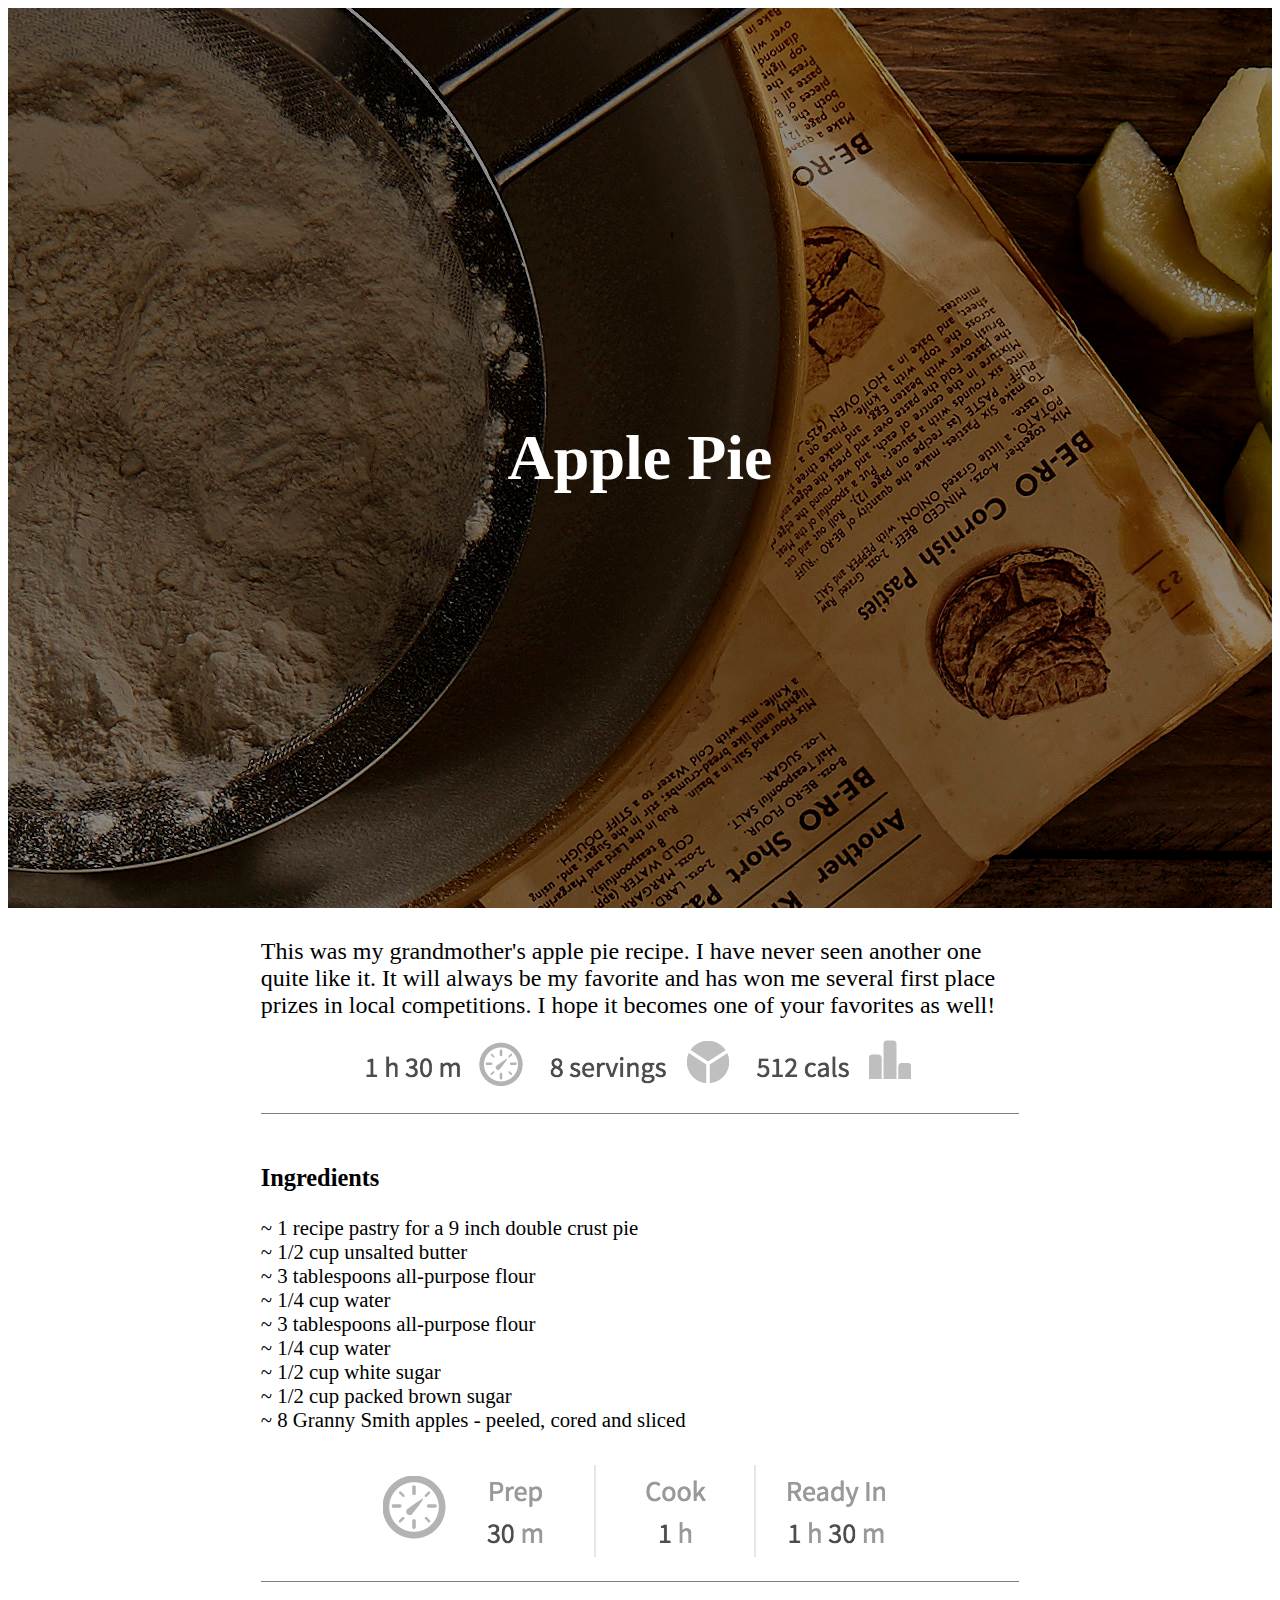
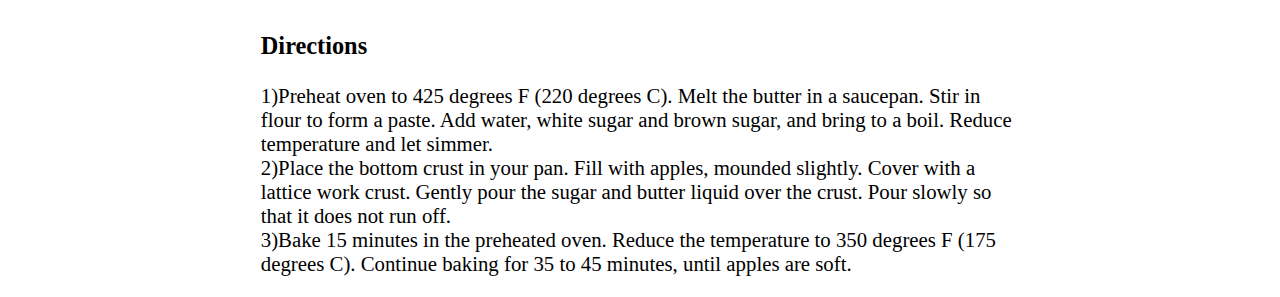
<file: apple-pie-starter-code/index.html>
<!DOCTYPE html>
<html lang="en">
<head>
 <meta charset="UTF-8">
 <meta name="viewport" content="width=device-width, initial-scale=1.0">
 <meta http-equiv="X-UA-Compatible" content="ie=edge">
<link rel="stylesheet"  href="css/main.css">
<title>Apple Pie Recipe</title>
</head>
<body>

<div class="header">
<h1 id="title">Apple Pie<h1>
</div>

<div class="container">
<div class="intro">
This was my grandmother's apple pie recipe. I have never seen another one
quite like it. It will always be my favorite and has won me several first place
prizes in local competitions. I hope it becomes one of your favorites as well!
</div>

<div class="pictograms">
  <img id="recipe" src="images/recipe-info.png" alt="recipe">
</div>

<div class="line">
</div>



<h3>Ingredients</h3>
<ul>
<li>1 recipe pastry for a 9 inch double crust pie</li>
<li>1/2 cup unsalted butter</li>
<li>3 tablespoons all-purpose flour</li>
<li>1/4 cup water</li>
<li>3 tablespoons all-purpose flour</li>
<li>1/4 cup water</li>
<li>1/2 cup white sugar</li>
<li>1/2 cup packed brown sugar</li>
<li>8 Granny Smith apples - peeled, cored and sliced</li>
</ul>

<div class="pictograms">
<img id="cooking-info" src="images/cooking-info.png" alt="cooking-info">
</div>

<div class="line">
</div>

<h3>Directions</h3>
  <p>
1)Preheat oven to 425 degrees F (220 degrees C). Melt the butter in a saucepan. Stir in
flour to form a paste. Add water, white sugar and brown sugar, and bring to a boil. Reduce
temperature and let simmer.
<br>
2)Place the bottom crust in your pan. Fill with apples, mounded slightly. Cover with a
lattice work crust. Gently pour the sugar and butter liquid over the crust. Pour slowly so
that it does not run off.
<br>
3)Bake 15 minutes in the preheated oven. Reduce the temperature to 350 degrees F (175
degrees C). Continue baking for 35 to 45 minutes, until apples are soft.
</p>
</div>
</body>
</html>
</file>
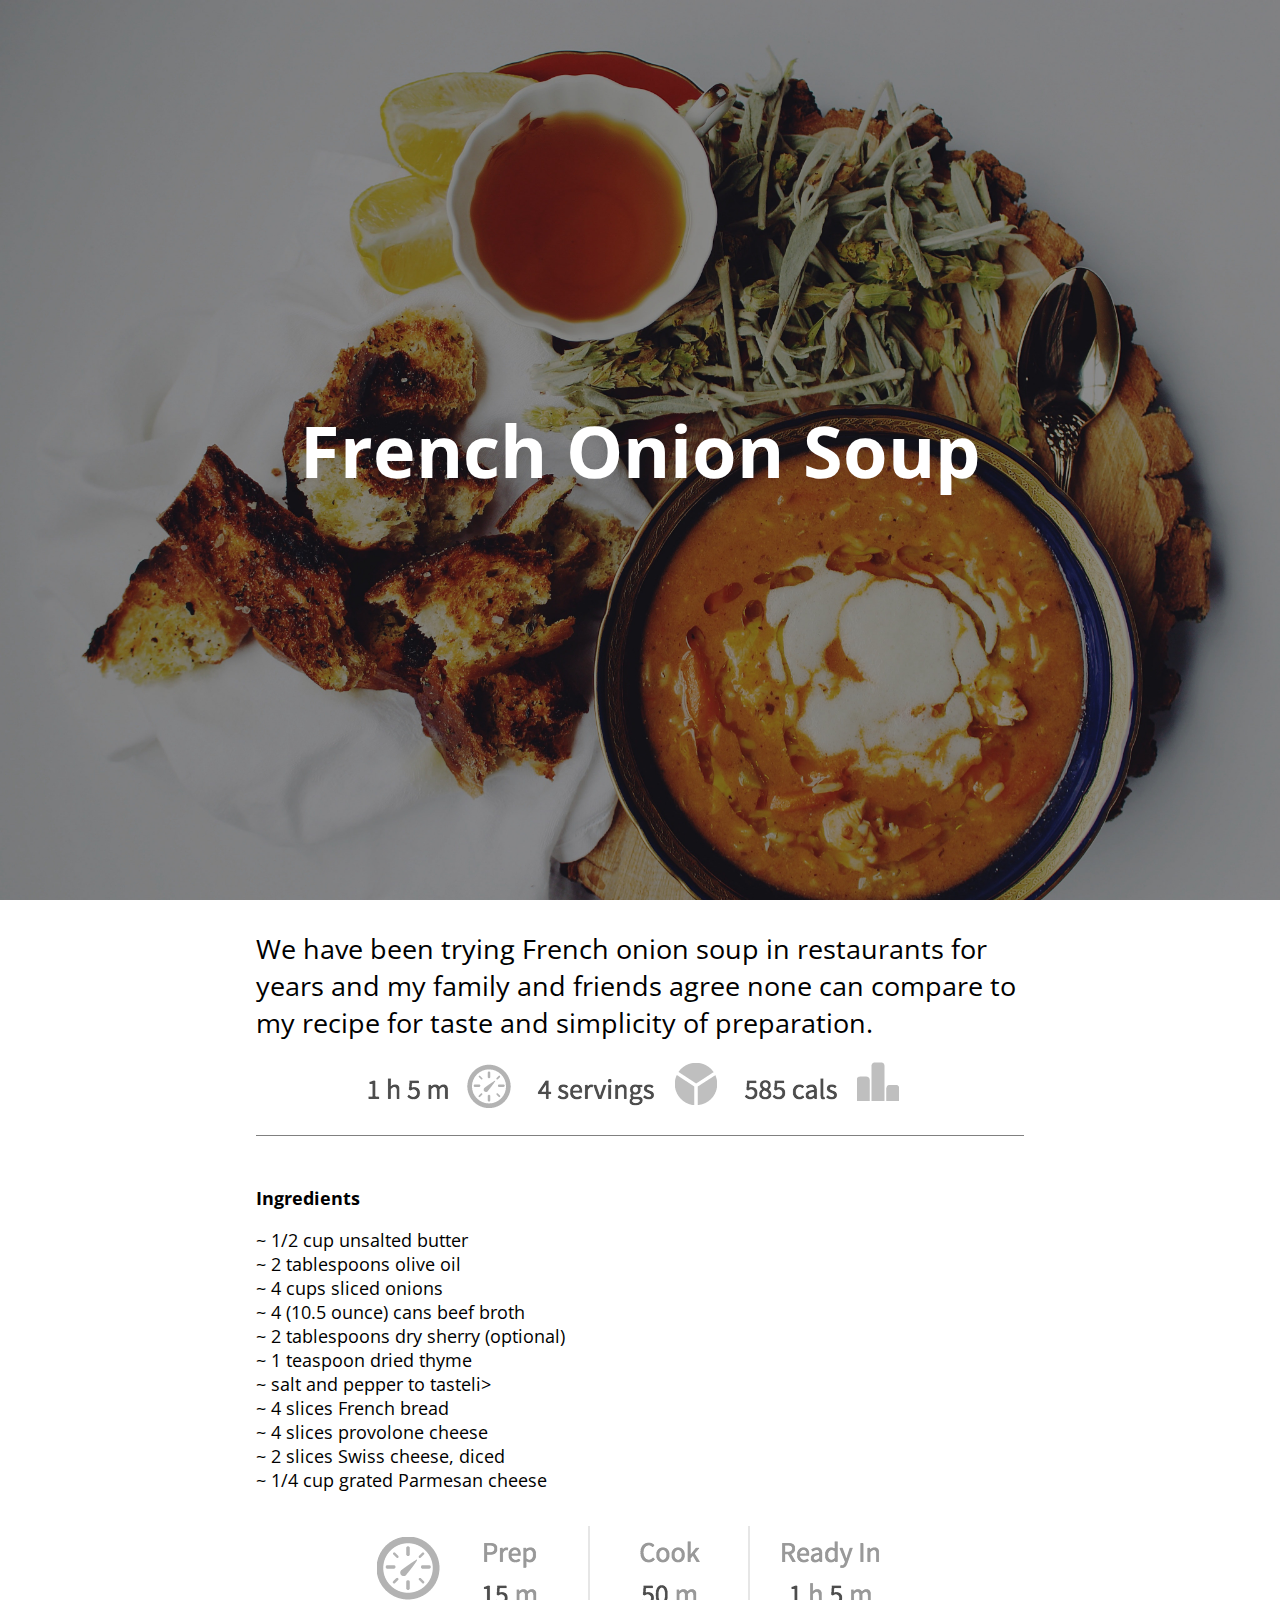
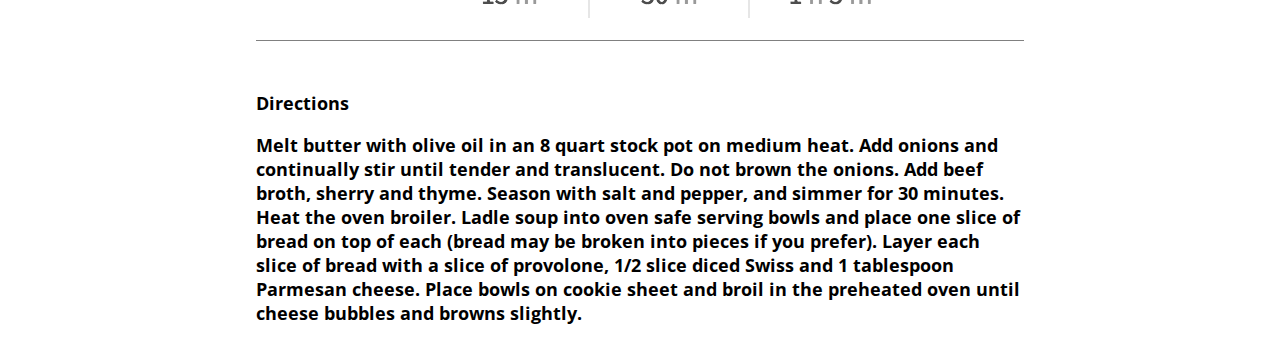
<file: french-onion-soup-starter-code/index.html>
<!DOCTYPE html>
<html lang="en">
<head>
  <meta charset="UTF-8">
  <meta name="viewport" content="width=device-width, initial-scale=1.0">
  <meta http-equiv="X-UA-Compatible" content="ie=edge">
 <link rel="stylesheet"  href="css/main.css">
  <title>French Onion Soup Recipe</title>
  <!-- Google fonts gives us access to the Open Sans Font -->
  <!-- Google fonts is also awesome! Make sure to check it out -->
  <link href="https://fonts.googleapis.com/css?family=Open+Sans:300,600" rel="stylesheet">
</head>
<body>
<div class="hero">

  <h1>French Onion Soup</h1>
</div>
  <div class="container">
    <div class="intro">
  We have been trying French onion soup in restaurants for years and my family
and friends agree none can compare to my recipe for taste and simplicity of
preparation.
</div>
<div class="pictograms">
<img id="cooking-info" src="images/recipe-info.png" alt="recipe-info">
</div>

<div class="line">
</div>

<ul>
<h3>Ingredients</h3>
<li>1/2 cup unsalted butter</li>
<li>2 tablespoons olive oil</li>
<li>4 cups sliced onions</li>
<li>4 (10.5 ounce) cans beef broth</li>
<li>2 tablespoons dry sherry (optional)</li>
<li>1 teaspoon dried thyme</li>
<li>salt and pepper to taste</</li>li>
<li>4 slices French bread</li></li>
<li>4 slices provolone cheese</li></li>
<li>2 slices Swiss cheese, diced</li></li>
<li>1/4 cup grated Parmesan cheese</li>
</ul>

<div class="pictograms">
<img id="cooking-info" src="images/cooking-info.png" alt="recipe-info">
</div>

<div class="line">
</div>

<h3>Directions<h3>
Melt butter with olive oil in an 8 quart stock pot on medium heat. Add onions and
continually stir until tender and translucent. Do not brown the onions.

Add beef broth, sherry and thyme. Season with salt and pepper, and simmer for 30
minutes.

Heat the oven broiler.

Ladle soup into oven safe serving bowls and place one slice of bread on top of each
(bread may be broken into pieces if you prefer). Layer each slice of bread with a slice of
provolone, 1/2 slice diced Swiss and 1 tablespoon Parmesan cheese. Place bowls on
cookie sheet and broil in the preheated oven until cheese bubbles and browns slightly.
</div>
</body>
</html>
</file>
<file: apple-pie-starter-code/css/main.css>
.body{
  font-family: 'Open Sans', sans-serif;
}

.header {
  height: 100vh;
  width: auto;
  background-image: url("../images/apple-pie.jpg");
  display: flex;
  justify-content: center;
  align-items: center;
  color: white;
}

h1{
  font-size: 4rem;
}

.container {
  margin: 30px 20% 0 20%;
  font-size: 1.3rem;
}

.pictograms {
  display: flex;
  justify-content: center;
}

.line {
  border-bottom: 1px solid grey;
  margin-bottom: 50px;
}

ul li:before {
    content: '~ ';
}
ul {
    list-style: none;
    padding-left: 0px;
}

.intro {
  font-size: 1.5rem;

}
</file>
<file: french-onion-soup-starter-code/css/main.css>
/*Some necessary adjustments*/
h1, body, html, main {
  margin: 0;
}
/*Import the font and set the default size*/
* {
  font-family: 'Open Sans', sans-serif;
  font-size: 18px
}

.hero {
  background-image: url(../images/soup.jpg);
  background-size: cover;
  height: 100vh;
  color: white;
  display: flex;
  justify-content: center;
  align-items: center;
}

h1{
  font-size: 4rem;
}

.container {
  margin: 30px 20% 0 20%;
  font-size: 1.3rem;
}

.pictograms {
  display: flex;
  justify-content: center;
}

.line {
  border-bottom: 1px solid grey;
  margin-bottom: 50px;
}

ul li:before {
    content: '~ ';
}
ul {
    list-style: none;
    padding-left: 0px;
}

.intro {
  font-size: 1.5rem;

}
</file>
